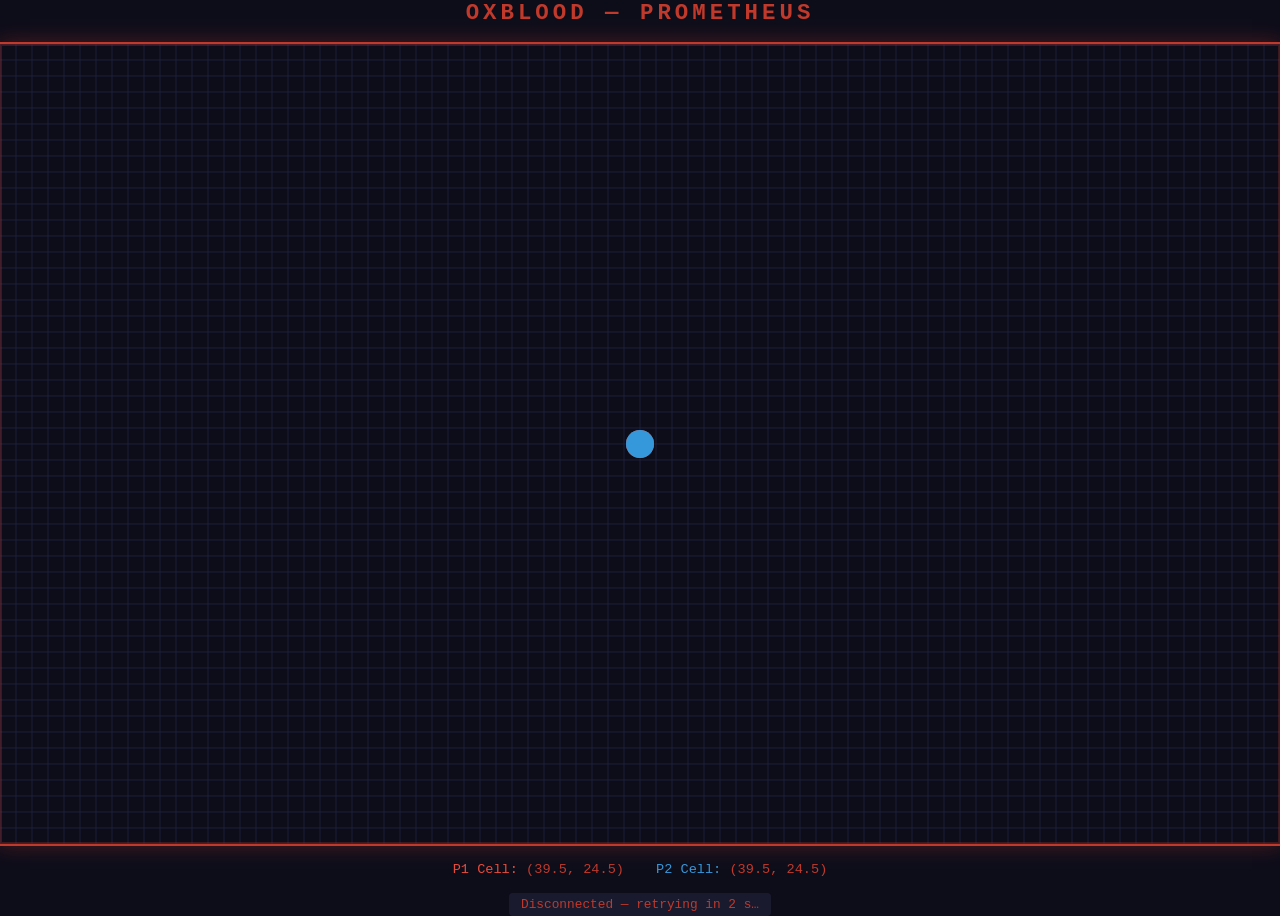
<file: bridge-testing/index.html>
<!DOCTYPE html>
<html lang="en">
<head>
  <meta charset="UTF-8">
  <title>Oxblood-Prometheus — Cursor Demo</title>
  <style>
    * { box-sizing: border-box; margin: 0; padding: 0; }

    body {
      background: #0d0d1a;
      display: flex;
      flex-direction: column;
      align-items: center;
      justify-content: center;
      min-height: 100vh;
      font-family: 'Courier New', monospace;
      color: #ccc;
      gap: 16px;
    }

    h1 {
      color: #c0392b;
      letter-spacing: 4px;
      font-size: 1.4rem;
      text-transform: uppercase;
    }

    canvas {
      border: 2px solid #c0392b;
      box-shadow: 0 0 20px #c0392b55;
      display: block;
    }

    #hud {
      display: flex;
      gap: 32px;
      font-size: 0.85rem;
      color: #888;
    }

    #hud span { color: #c0392b; }

    #status {
      font-size: 0.8rem;
      padding: 4px 12px;
      border-radius: 4px;
      background: #1a1a2e;
    }

    #status.connected    { color: #27ae60; }
    #status.disconnected { color: #c0392b; }
  </style>
</head>
<body>

  <h1>Oxblood &mdash; Prometheus</h1>
  <canvas id="canvas"></canvas>

  <div id="hud">
    <div style="color:#e74c3c">P1 Cell: <span id="cell1">–</span></div>
    <div style="color:#3498db">P2 Cell: <span id="cell2">–</span></div>
  </div>

  <div id="status" class="disconnected">Disconnected — is bridge.py running?</div>

  <script>
    // ── Grid config ──────────────────────────────────────────────
    const COLS      = 80;
    const ROWS      = 50;
    const CELL_PX   = 16;
    const DEAD_ZONE  = 0.18;  // rad/s — ignore noise below this
    const SCALE      = 140.0; // linear scale factor (tune this)
    const AXIS_BIAS  = 3.5;   // diagonal suppression

    // ── Canvas setup ─────────────────────────────────────────────
    const canvas = document.getElementById('canvas');
    canvas.width  = COLS * CELL_PX;
    canvas.height = ROWS * CELL_PX;
    const ctx = canvas.getContext('2d');

    // ── Player state (one entry per player) ──────────────────────
    const players = {
      1: { x: (COLS - 1) / 2, y: (ROWS - 1) / 2, color: '#e74c3c', cell: 'cell1', bias: { gy: 0, gz: 0 } },
      2: { x: (COLS - 1) / 2, y: (ROWS - 1) / 2, color: '#3498db', cell: 'cell2', bias: { gy: 0, gz: 0 } },
    };

    function clamp(v, lo, hi) { return Math.max(lo, Math.min(hi, v)); }

    // ── Drawing ───────────────────────────────────────────────────
    function draw() {
      ctx.fillStyle = '#0d0d1a';
      ctx.fillRect(0, 0, canvas.width, canvas.height);

      ctx.strokeStyle = '#1e1e3a';
      ctx.lineWidth = 1;
      for (let c = 0; c <= COLS; c++) {
        ctx.beginPath();
        ctx.moveTo(c * CELL_PX, 0);
        ctx.lineTo(c * CELL_PX, canvas.height);
        ctx.stroke();
      }
      for (let r = 0; r <= ROWS; r++) {
        ctx.beginPath();
        ctx.moveTo(0, r * CELL_PX);
        ctx.lineTo(canvas.width, r * CELL_PX);
        ctx.stroke();
      }

      ctx.strokeStyle = '#c0392b44';
      ctx.lineWidth = 2;
      ctx.strokeRect(1, 1, canvas.width - 2, canvas.height - 2);

      for (const [id, p] of Object.entries(players)) {
        // Render at actual float position for smooth sub-cell movement
        const cx = clamp(p.x, 0, COLS - 1) * CELL_PX + CELL_PX / 2;
        const cy = clamp(p.y, 0, ROWS - 1) * CELL_PX + CELL_PX / 2;
        const r  = CELL_PX - 2;

        ctx.fillStyle = p.color;
        ctx.beginPath();
        ctx.arc(cx, cy, r, 0, Math.PI * 2);
        ctx.fill();

        // Show float position in HUD
        document.getElementById(p.cell).textContent =
          `(${p.x.toFixed(1)}, ${p.y.toFixed(1)})`;
      }
    }

    // ── Last known gyro velocity per player (dead reckoning) ────────
    const lastGyro = {
      1: { gy: 0, gz: 0 },
      2: { gy: 0, gz: 0 },
    };

    // ── Apply one gyro sample ─────────────────────────────────────
    // Uses actual elapsed time (dt) so the game loop runs at the
    // display refresh rate (~60 Hz) independent of the 50 Hz sensor.
    // Linear mapping — no cap so fast flicks travel proportionally far.
    function mapAxis(v, dt) {
      const mag = Math.abs(v) - DEAD_ZONE;
      if (mag <= 0) return 0;
      return Math.sign(v) * mag * SCALE * dt;
    }

    function applyGyro(playerID, gy, gz, dt) {
      const p = players[playerID];
      if (!p) return;

      // Adaptive bias correction: the LSM6DSL has a small zero-rate offset
      // (~±0.17 rad/s) that accumulates during continuous motion. When the
      // device is still (both axes within dead zone), slowly update the bias
      // estimate. Subtracting it before the dead zone check means accumulated
      // drift is corrected from the brief pauses between gestures.
      if (Math.abs(gy) < DEAD_ZONE && Math.abs(gz) < DEAD_ZONE) {
        p.bias.gy += (gy - p.bias.gy) * 0.05;
        p.bias.gz += (gz - p.bias.gz) * 0.05;
      }
      gy -= p.bias.gy;
      gz -= p.bias.gz;

      const absY = Math.abs(gy);
      const absZ = Math.abs(gz);

      // Suppress the weaker axis to prevent diagonal drift
      const useZ = absZ > DEAD_ZONE && !(absY > absZ * AXIS_BIAS);
      const useY = absY > DEAD_ZONE && !(absZ > absY * AXIS_BIAS);

      const dx = useZ ? mapAxis(-gz, dt) : 0;
      const dy = useY ? mapAxis(gy,  dt) : 0;

      p.x = clamp(p.x + dx, 0, COLS - 1);
      p.y = clamp(p.y + dy, 0, ROWS - 1);
    }

    // ── Game loop (requestAnimationFrame ~60 Hz) ──────────────────
    // Extrapolates position using the last known velocity every frame.
    // WebSocket packets just update lastGyro — they no longer drive
    // rendering directly. Total displacement is identical to before
    // (SCALE * velocity * dt still integrates correctly), just spread
    // smoothly across more frames.
    let lastTime = null;

    function gameLoop(timestamp) {
      if (lastTime === null) lastTime = timestamp;
      const dt = Math.min((timestamp - lastTime) / 1000, 0.05); // cap at 50ms
      lastTime = timestamp;

      for (const id of Object.keys(players)) {
        const g = lastGyro[id];
        applyGyro(parseInt(id), g.gy, g.gz, dt);
      }

      draw();
      requestAnimationFrame(gameLoop);
    }

    // ── WebSocket 
    const statusEl = document.getElementById('status');

    function connect() {
      const ws = new WebSocket('ws://localhost:8765');

      ws.onopen = () => {
        statusEl.textContent = 'Connected';
        statusEl.className   = 'connected';
      };

      ws.onclose = () => {
        statusEl.textContent = 'Disconnected — retrying in 2 s…';
        statusEl.className   = 'disconnected';
        setTimeout(connect, 2000);
      };

      ws.onerror = () => ws.close();

      ws.onmessage = (e) => {
        try {
          const { player, gy, gz } = JSON.parse(e.data);
          if (lastGyro[player]) lastGyro[player] = { gy, gz };
        } catch (_) {}
      };
    }

    requestAnimationFrame(gameLoop);
    connect();
  </script>
</body>
</html>
</file>
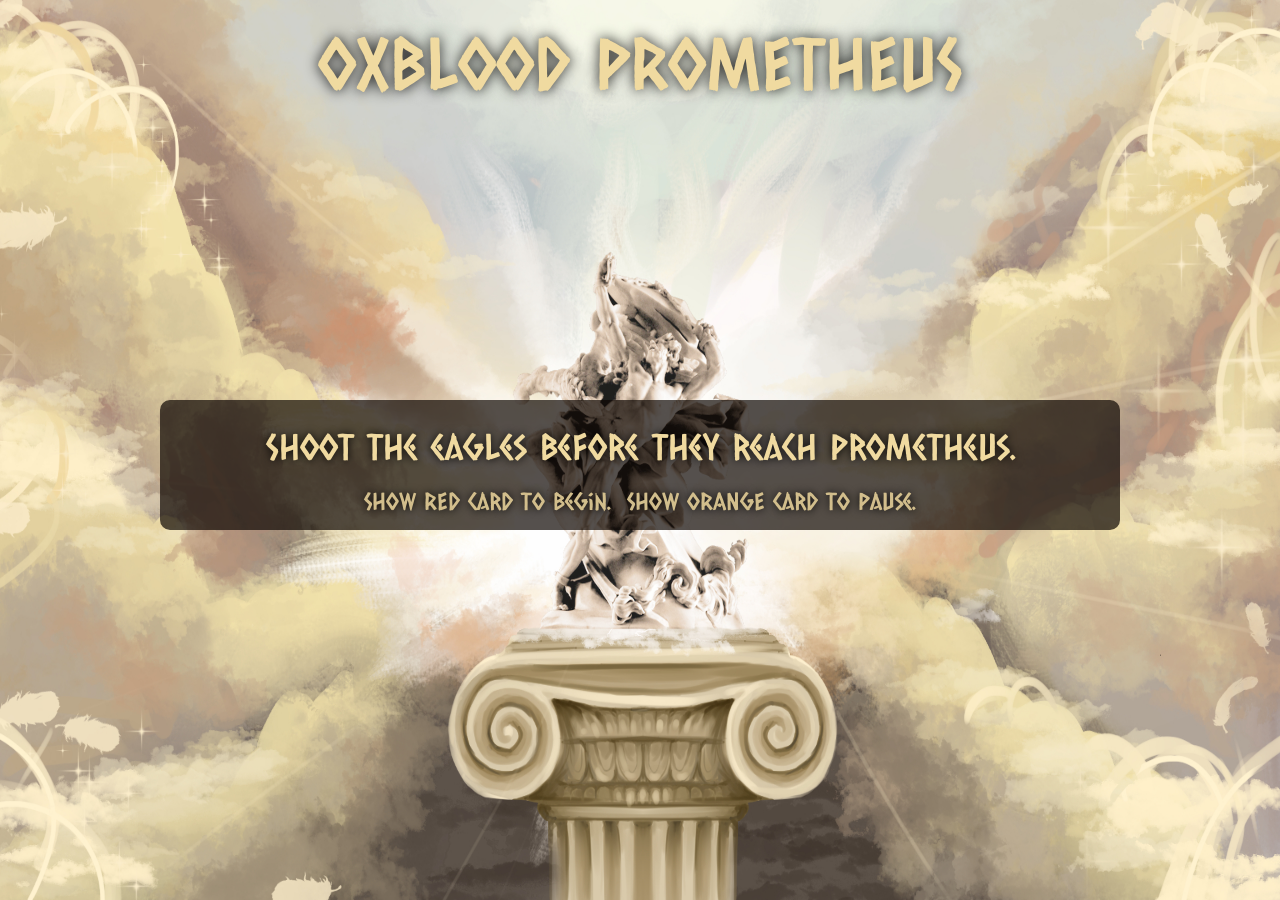
<file: pc_game/index.html>
<!-- GUI incuding Canvas for game and debugging window-->
<!-- REFERENCES: https://developer.mozilla.org/en-US/docs/Web/API/Canvas_API/Tutorial/Basic_usage -->

<!doctype html>
<html>
    <head>
        <title>4011-Project</title>
        <link rel="stylesheet" href="style.css">
        <link rel="preconnect" href="https://fonts.googleapis.com">
        <link rel="preconnect" href="https://fonts.gstatic.com" crossorigin>
        <link href="https://fonts.googleapis.com/css2?family=Caesar+Dressing&display=swap" rel="stylesheet">
        
    </head>

    <body>
        <section id="gameSection">
            <canvas id="gameCanvas"></canvas>
        </section>

        <script src="game.js"></script>
    </body>

</html>
</file>
<file: pc_game/style.css>
html, body {
    margin: 0;
    padding: 0;
    width: 100%;
    height: 100%;
    overflow: hidden;
    background: black;
}

body {
    display: flex;
}

#gameSection {
    display: flex;
    flex: 1;
    width: 100%;
    height: 100%;
    box-sizing: border-box;
}

canvas {
    flex: 1;
    width: 100%;
    height: 100%;
    display: block;
    border: none;
    background: rgb(200, 180, 130);
}
</file>
